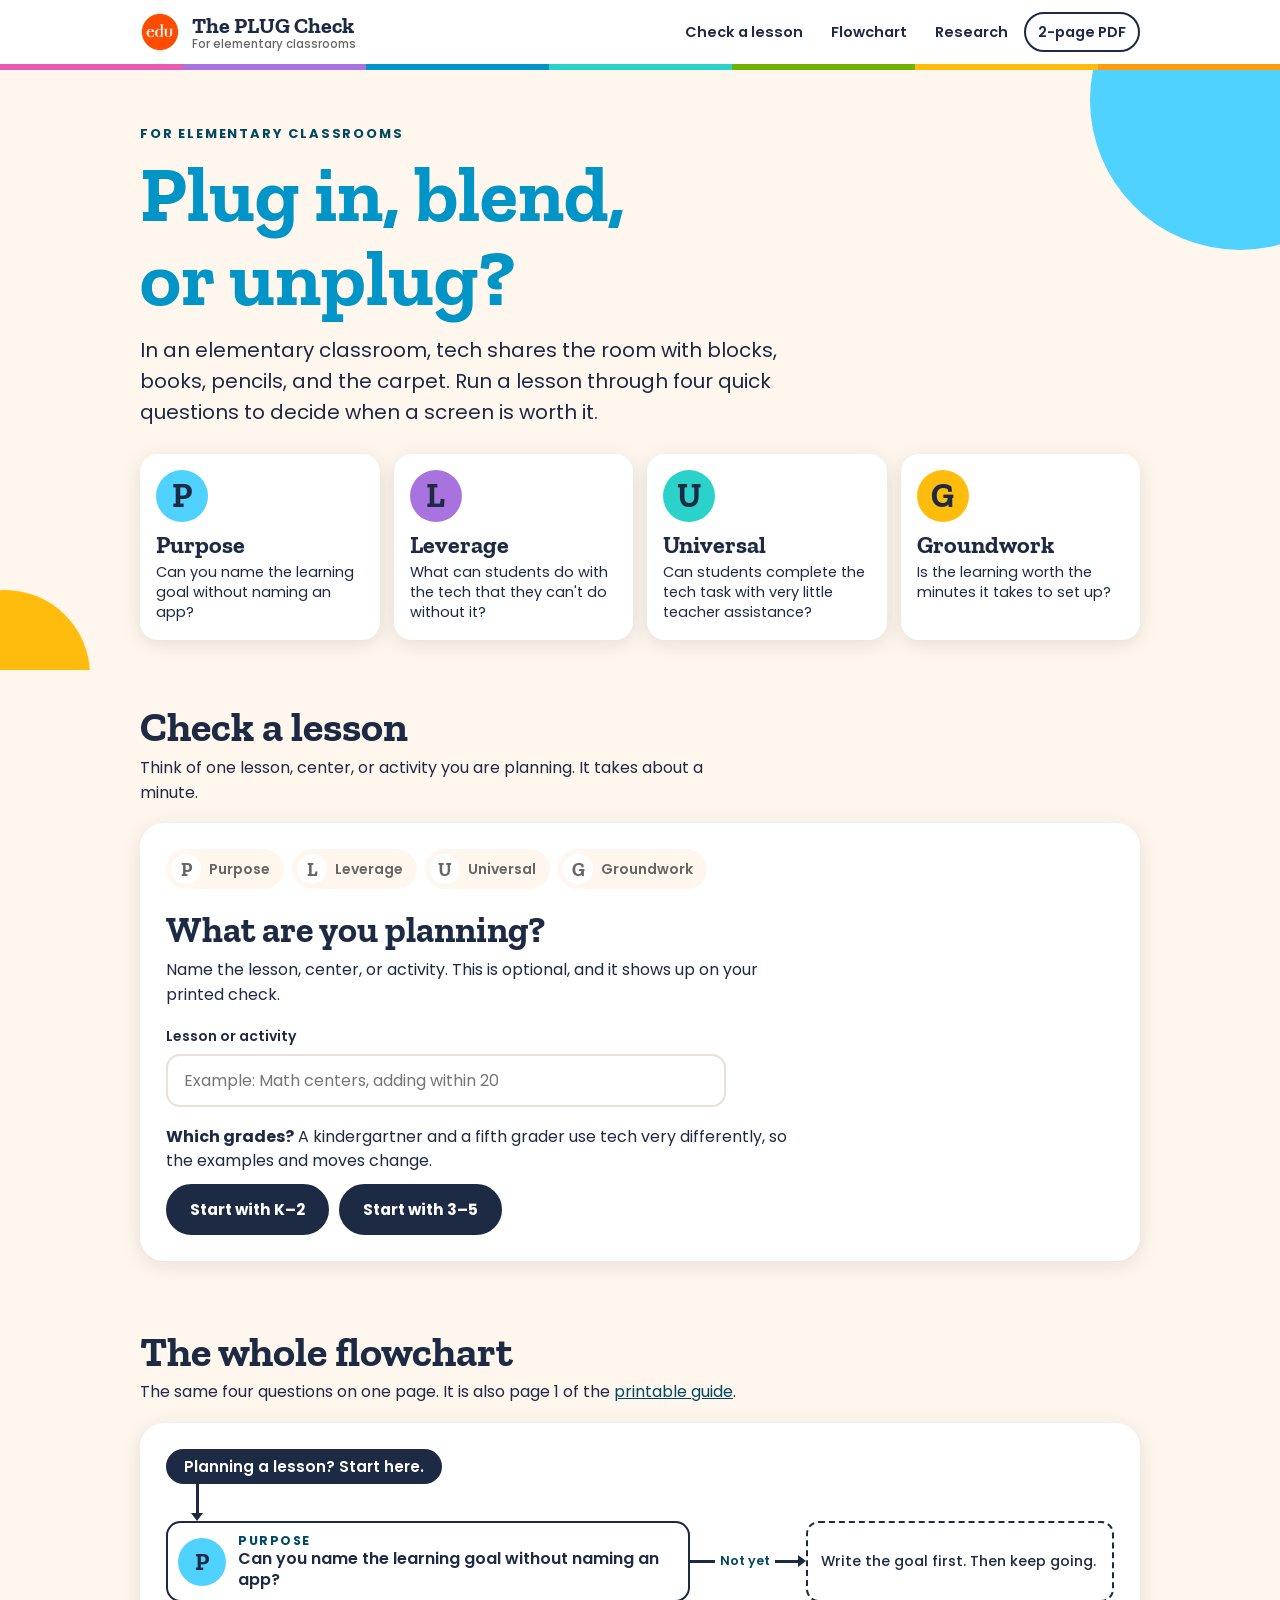
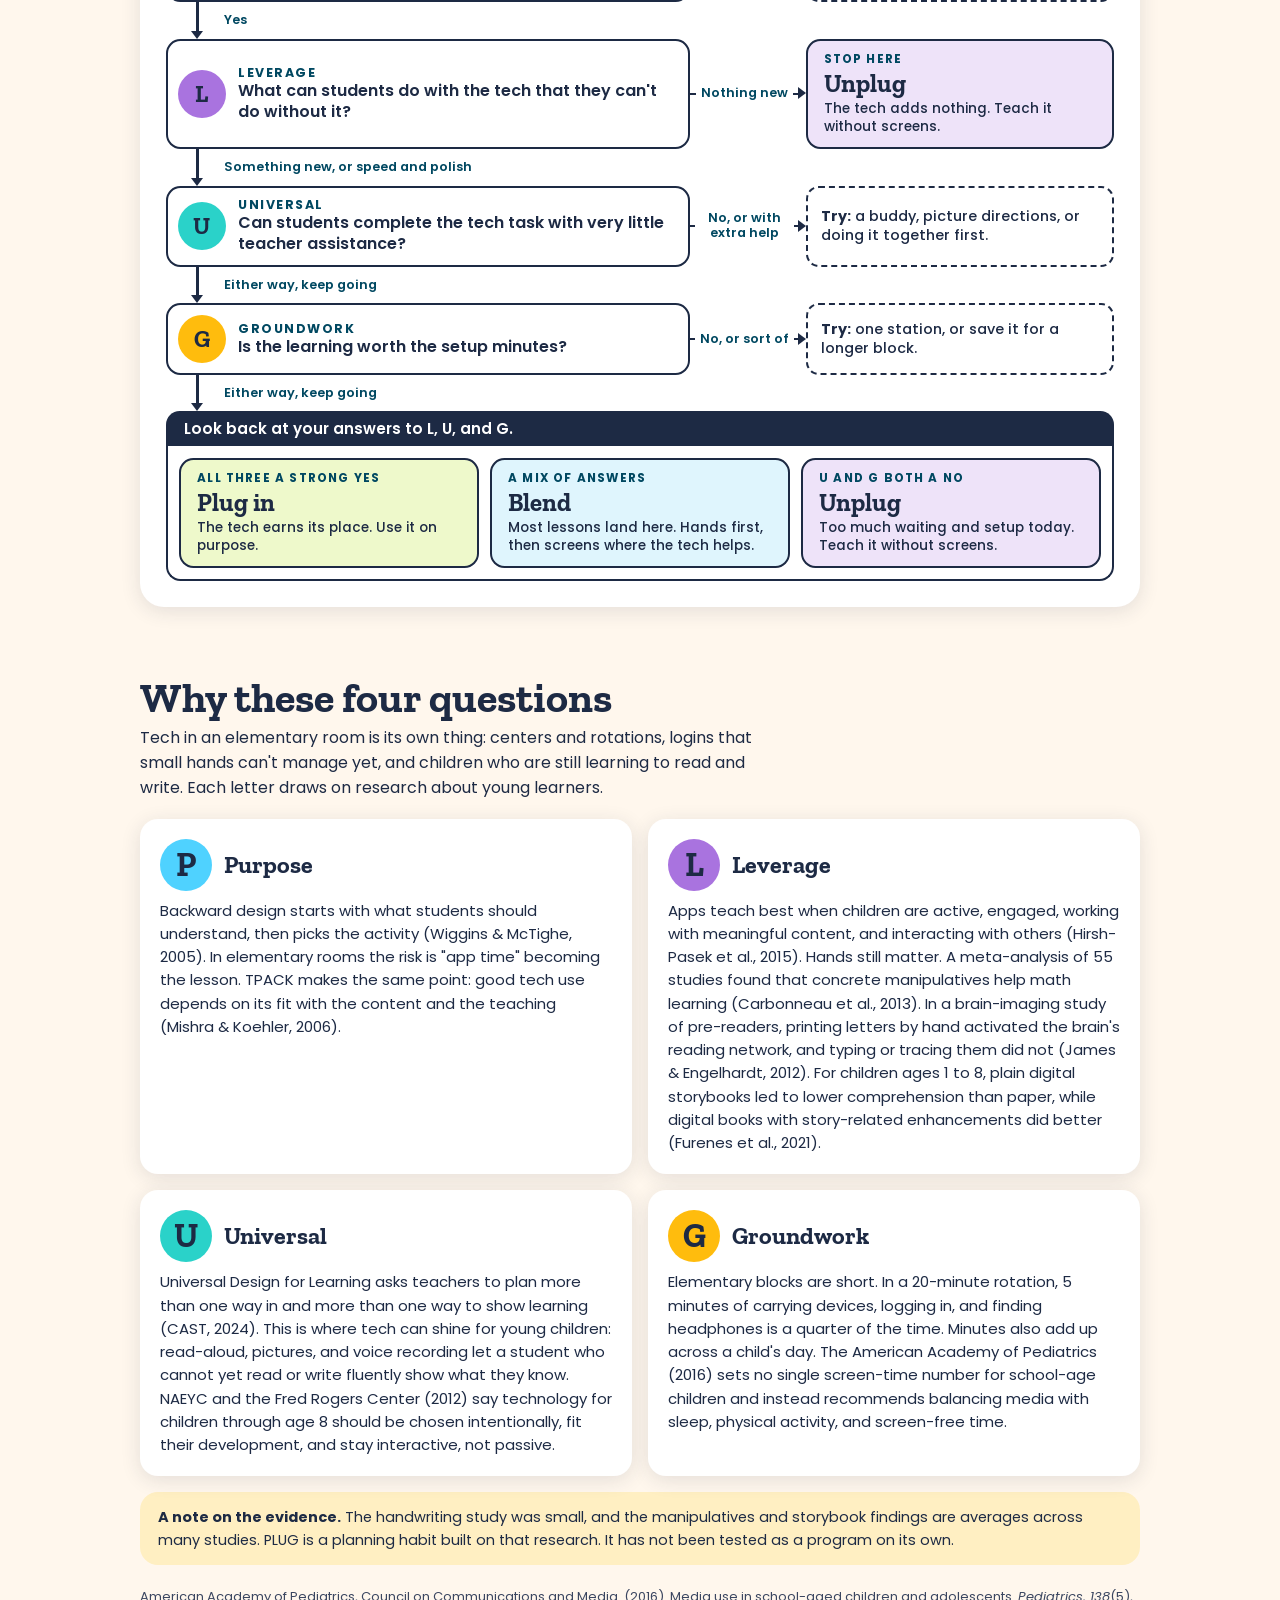
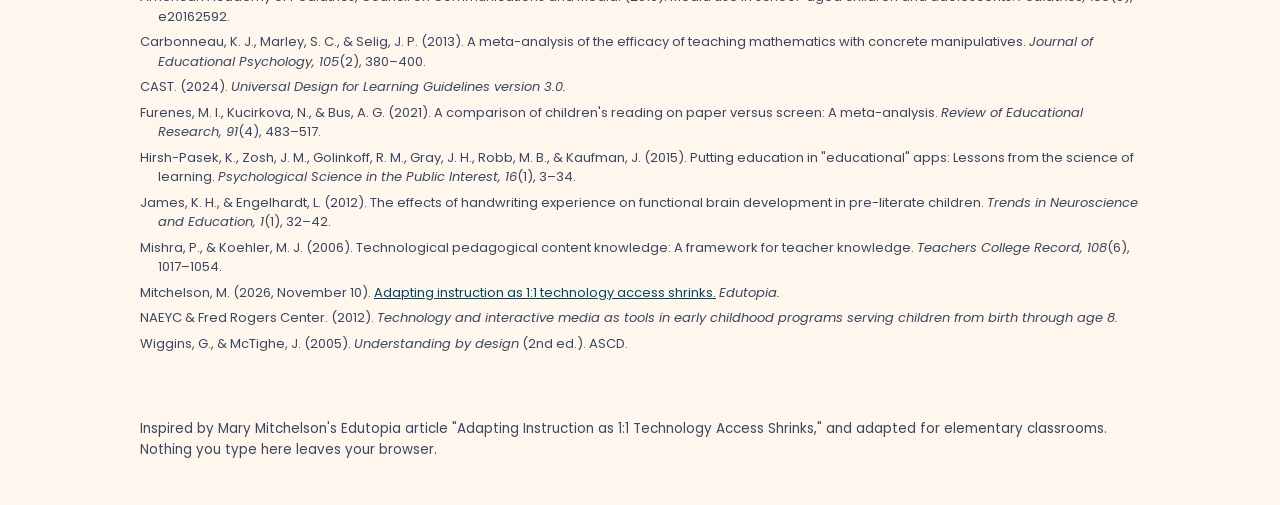
<file: index.html>
<!DOCTYPE html>
<html lang="en">
<head>
<meta charset="utf-8">
<meta name="viewport" content="width=device-width, initial-scale=1">
<title>The PLUG Check</title>
<meta name="description" content="Plug in, blend, or unplug? Four quick questions to help elementary teachers decide when classroom tech is worth it.">
<link rel="icon" type="image/png" href="edu_bug.png">
<link rel="preconnect" href="https://fonts.googleapis.com">
<link rel="preconnect" href="https://fonts.gstatic.com" crossorigin>
<link href="https://fonts.googleapis.com/css2?family=Poppins:wght@400;500;600;700;800&family=Zilla+Slab:wght@600;700&display=swap" rel="stylesheet">
<link rel="stylesheet" href="flow.css">
<style>
/* Edutopia design system, shared with Class Jobs Maker and Authentic or AI?
   Poppins stands in for Gotham, Zilla Slab for Museo Slab.
   Electric Orange is saved for the edu bug and one primary button per screen. */
:root{
  --edu-orange:#FF4C00; --edu-tangerine:#FF9B0D; --edu-sunshine:#FFBC0D;
  --edu-midnight:#1D2A44; --edu-space:#004861; --edu-pacific:#0094C7; --edu-tech:#4FD2FF;
  --edu-purple:#532681; --edu-light-purple:#A973DF; --edu-pink:#E75CAE;
  --edu-teal:#00AFAB; --edu-light-teal:#2AD2C9; --edu-green:#6FB300;
  --edu-light-grey:#666666; --edu-cream:#FFF7ED;
  --tint-blue:#DFF5FD; --tint-teal:#D9F5F3; --tint-purple:#EEE3F9; --tint-sun:#FFEFC2; --tint-green:#EEF9CB;
  --line:#E9E1D3;
  --font-ui:'Poppins',-apple-system,'Segoe UI',Helvetica,Arial,sans-serif;
  --font-slab:'Zilla Slab',Rockwell,Georgia,serif;
  --shadow-card:0 4px 20px rgba(29,42,68,.12);
  --radius:18px;
}
*{box-sizing:border-box}
html{scroll-behavior:smooth; scroll-padding-top:84px}
body{margin:0; font-family:var(--font-ui); background:var(--edu-cream); color:var(--edu-midnight); font-size:16px; line-height:1.55; -webkit-font-smoothing:antialiased}
button{font-family:inherit; cursor:pointer; color:inherit}
input{font-family:inherit; font-size:16px; color:var(--edu-midnight)}
a{color:var(--edu-space)}
:focus-visible{outline:3px solid var(--edu-pacific); outline-offset:2px}
[tabindex="-1"]:focus{outline:none}
h1,h2,h3{font-family:var(--font-slab); font-weight:700; line-height:1.08; margin:0; text-wrap:balance}
.wrap{max-width:1040px; margin:0 auto; padding:0 20px}

/* app bar */
.bar{position:sticky; top:0; z-index:10; background:#fff}
.bar-in{display:flex; align-items:center; gap:12px; height:64px}
.bug{width:40px; height:40px; flex:none}
.brand{font-family:var(--font-slab); font-weight:700; font-size:22px; line-height:1.1; margin-right:auto; text-decoration:none; color:var(--edu-midnight)}
.brand small{display:block; font-family:var(--font-ui); font-weight:500; font-size:11.5px; color:var(--edu-light-grey)}
.nav a{font-weight:600; font-size:14.5px; text-decoration:none; padding:8px 12px; border-radius:99px; color:var(--edu-midnight)}
.nav a:hover{background:var(--edu-cream)}
.nav a.pill{border:2px solid var(--edu-midnight)}
.ribbon{height:6px; background:linear-gradient(90deg,#E75CAE 0 14.3%,#A973DF 0 28.6%,#0094C7 0 42.9%,#2AD2C9 0 57.2%,#6FB300 0 71.5%,#FFBC0D 0 85.8%,#FF9B0D 0)}

/* hero */
.hero{position:relative; overflow:hidden; padding:54px 0 30px}
.hero::before,.hero::after{content:""; position:absolute; border-radius:50%; z-index:0}
.hero::before{width:300px; height:300px; right:-110px; top:-120px; background:var(--edu-tech)}
.hero::after{width:170px; height:170px; left:-80px; bottom:-90px; background:var(--edu-sunshine)}
.hero .wrap{position:relative; z-index:1}
.kicker{font-size:13px; font-weight:700; letter-spacing:.14em; text-transform:uppercase; color:var(--edu-space)}
.hero h1{font-size:clamp(42px,7vw,78px); color:var(--edu-pacific); margin:8px 0 14px; max-width:13ch}
.hero p.lead{font-size:clamp(17px,2vw,20px); max-width:56ch; margin:0 0 26px}
.letters{display:grid; grid-template-columns:repeat(4,1fr); gap:14px; list-style:none; padding:0; margin:0}
.letters li{background:#fff; border-radius:var(--radius); box-shadow:var(--shadow-card); padding:16px 16px 18px}
.badge{width:52px; height:52px; border-radius:50%; display:flex; align-items:center; justify-content:center; font-family:var(--font-slab); font-weight:700; font-size:34px; line-height:1; color:var(--edu-midnight); flex:none}
.b-p{background:var(--edu-tech)} .b-l{background:var(--edu-light-purple)} .b-u{background:var(--edu-light-teal)} .b-g{background:var(--edu-sunshine)}
.letters h3{font-size:24px; margin:10px 0 4px}
.letters p{margin:0; font-size:14.5px; line-height:1.4}

section{padding:34px 0}
.sec-head{margin-bottom:18px}
.sec-head h2{font-size:clamp(30px,4vw,42px)}
.sec-head p{margin:6px 0 0; max-width:62ch}

/* the checker */
.tool{background:#fff; border-radius:24px; box-shadow:var(--shadow-card); padding:26px}
.rail{display:flex; gap:8px; list-style:none; padding:0; margin:0 0 22px; flex-wrap:wrap}
.rail li{display:flex; align-items:center; gap:8px; padding:5px 14px 5px 5px; border-radius:99px; background:var(--edu-cream); font-weight:600; font-size:14px; color:var(--edu-light-grey)}
.rail li .badge{width:30px; height:30px; font-size:19px; background:#fff; color:var(--edu-light-grey)}
.rail li.done{color:var(--edu-midnight)}
.rail li.done .badge,.rail li.now .badge{color:var(--edu-midnight)}
.rail li.now{background:var(--edu-midnight); color:#fff}
.rail li[data-k=p].done .badge,.rail li[data-k=p].now .badge{background:var(--edu-tech)}
.rail li[data-k=l].done .badge,.rail li[data-k=l].now .badge{background:var(--edu-light-purple)}
.rail li[data-k=u].done .badge,.rail li[data-k=u].now .badge{background:var(--edu-light-teal)}
.rail li[data-k=g].done .badge,.rail li[data-k=g].now .badge{background:var(--edu-sunshine)}
.rail li span{white-space:nowrap}

.step-top{display:flex; align-items:center; gap:14px; margin-bottom:6px}
.step-top .word{font-size:13px; font-weight:700; letter-spacing:.14em; text-transform:uppercase; color:var(--edu-space)}
.step h3{font-size:clamp(26px,3.4vw,36px); margin:6px 0 8px}
.step .help{margin:0 0 18px; max-width:64ch}
.field{display:block; margin:0 0 18px}
.field span{display:block; font-weight:600; font-size:14px; margin-bottom:6px}
.field input{width:100%; max-width:560px; padding:12px 16px; border:2px solid var(--line); border-radius:14px; background:#fff}
.field input:focus{border-color:var(--edu-pacific); outline:none}
.choices{display:grid; gap:12px}
.choice{display:flex; gap:14px; align-items:flex-start; text-align:left; width:100%; background:#fff; border:2px solid var(--line); border-radius:16px; padding:14px 18px; transition:border-color .15s, transform .15s}
.choice:hover{border-color:var(--edu-midnight); transform:translateY(-1px)}
.choice b{display:block; font-size:17px}
.choice span{display:block; font-size:14.5px; line-height:1.4; color:#3b4660}
.dot{flex:none; width:22px; height:22px; border-radius:50%; border:2.5px solid var(--edu-midnight); margin-top:3px; background:#fff}
.dot.full{background:var(--edu-midnight)}
.dot.half{background:linear-gradient(90deg,var(--edu-midnight) 50%,#fff 50%)}
.row{display:flex; gap:10px; flex-wrap:wrap; align-items:center; margin-top:20px}
.btn{font-weight:700; font-size:15.5px; padding:12px 22px; border-radius:99px; border:2px solid var(--edu-midnight); background:#fff; text-decoration:none; color:var(--edu-midnight); display:inline-block}
.btn:hover{background:var(--edu-cream)}
.btn.primary{background:var(--edu-orange); border-color:var(--edu-orange); color:#fff}
.btn.primary:hover{background:#e64400}
.btn.dark{background:var(--edu-midnight); color:#fff}
.btn.link{border-color:transparent; padding-left:6px; padding-right:6px; text-decoration:underline; font-weight:600}
.nudge{background:var(--tint-sun); border-radius:16px; padding:16px 18px; margin-top:14px}
.nudge p{margin:0 0 12px}

/* result */
.verdict{border-radius:20px; padding:22px 24px; border:3px solid var(--edu-midnight)}
.verdict.plug{background:var(--tint-green)} .verdict.blend{background:var(--tint-blue)} .verdict.unplug{background:var(--tint-purple)}
.verdict .for{font-size:13px; font-weight:700; letter-spacing:.12em; text-transform:uppercase; color:var(--edu-space)}
.verdict h3{font-size:clamp(44px,8vw,72px); margin:2px 0 6px}
.verdict p{margin:0; font-size:18px; font-weight:500; max-width:54ch}
.cols{display:grid; grid-template-columns:1fr 1fr; gap:22px; margin-top:22px}
.cols h4{font-family:var(--font-slab); font-size:22px; margin:0 0 10px}
.path{list-style:none; padding:0; margin:0; display:grid; gap:10px}
.path li{display:flex; gap:12px; align-items:flex-start}
.path .badge{width:34px; height:34px; font-size:22px}
.path b{display:block; font-size:15px}
.path span{display:block; font-size:14px; line-height:1.4; color:#3b4660}
.tips{margin:0; padding-left:20px; display:grid; gap:9px}
.tips li{font-size:15px; line-height:1.45}

/* flowchart + research */
.flow-card{background:#fff; border-radius:24px; box-shadow:var(--shadow-card); padding:26px; font-size:clamp(11.5px,1.55vw,16px)}
.research{display:grid; grid-template-columns:1fr 1fr; gap:16px}
.research article{background:#fff; border-radius:var(--radius); box-shadow:var(--shadow-card); padding:20px}
.research .top{display:flex; align-items:center; gap:12px; margin-bottom:8px}
.research h3{font-size:24px}
.research p{margin:0; font-size:15px}
.refs{font-size:13px; line-height:1.5; color:#3b4660; margin-top:22px}
.refs p{margin:0 0 6px; padding-left:1.4em; text-indent:-1.4em}
.caution{background:var(--tint-sun); border-radius:var(--radius); padding:14px 18px; font-size:14.5px; margin-top:16px}
footer{padding:26px 0 44px; font-size:13.5px; color:#3b4660}

@media (max-width:760px){
  .letters{grid-template-columns:1fr 1fr}
  .cols,.research{grid-template-columns:1fr}
  .nav a:not(.pill){display:none}
  .tool,.flow-card{padding:18px}
  .brand small{display:none}
}
@media (prefers-reduced-motion:reduce){html{scroll-behavior:auto} .choice{transition:none}}

/* Printing from the app prints just the finished check */
@media print{
  body{background:#fff}
  .bar,.hero,#flow,#research,footer,.sec-head,.no-print,.rail{display:none !important}
  section{padding:0}
  .tool{box-shadow:none; padding:0}
  .verdict,.badge{-webkit-print-color-adjust:exact; print-color-adjust:exact}
  .print-only{display:block !important}
}
.print-only{display:none; font-size:12px; margin-top:24px; color:#3b4660}
</style>
</head>
<body>

<header class="bar">
  <div class="wrap bar-in">
    <img class="bug" src="edu_bug.png" alt="Edutopia">
    <a class="brand" href="#top">The PLUG Check<small>For elementary classrooms</small></a>
    <nav class="nav" aria-label="Sections">
      <a href="#check">Check a lesson</a>
      <a href="#flow">Flowchart</a>
      <a href="#research">Research</a>
      <a class="pill" href="PLUG-Check.pdf">2-page PDF</a>
    </nav>
  </div>
  <div class="ribbon"></div>
</header>

<main id="top">
<div class="hero">
  <div class="wrap">
    <div class="kicker">For elementary classrooms</div>
    <h1>Plug in, blend, or unplug?</h1>
    <p class="lead">In an elementary classroom, tech shares the room with blocks, books, pencils, and the carpet. Run a lesson through four quick questions to decide when a screen is worth it.</p>
    <ul class="letters">
      <li><div class="badge b-p">P</div><h3>Purpose</h3><p>Can you name the learning goal without naming an app?</p></li>
      <li><div class="badge b-l">L</div><h3>Leverage</h3><p>What can students do with the tech that they can't do without it?</p></li>
      <li><div class="badge b-u">U</div><h3>Universal</h3><p>Can students complete the tech task with very little teacher assistance?</p></li>
      <li><div class="badge b-g">G</div><h3>Groundwork</h3><p>Is the learning worth the minutes it takes to set up?</p></li>
    </ul>
  </div>
</div>

<section id="check">
  <div class="wrap">
    <div class="sec-head">
      <h2>Check a lesson</h2>
      <p>Think of one lesson, center, or activity you are planning. It takes about a minute.</p>
    </div>
    <div class="tool">
      <ol class="rail" id="rail" aria-label="Progress"></ol>
      <div id="stage" aria-live="polite"></div>
    </div>
  </div>
</section>

<section id="flow">
  <div class="wrap">
    <div class="sec-head">
      <h2>The whole flowchart</h2>
      <p>The same four questions on one page. It is also page 1 of the <a href="PLUG-Check.pdf">printable guide</a>.</p>
    </div>
    <div class="flow-card">
      <div class="flow responsive">
        <div class="f-start r1">Planning a lesson? Start here.</div>
        <div class="f-down r2"></div>
        <div class="f-q p r3"><b class="f-l">P</b><div><strong>Purpose</strong><span>Can you name the learning goal without naming an app?</span></div></div>
        <div class="f-side r3"><em>Not yet</em></div>
        <div class="f-note r3">Write the goal first. Then keep going.</div>
        <div class="f-down r4"><em>Yes</em></div>
        <div class="f-q l r5"><b class="f-l">L</b><div><strong>Leverage</strong><span>What can students do with the tech that they can't do without it?</span></div></div>
        <div class="f-side r5"><em>Nothing new</em></div>
        <div class="f-out unplug"><i>Stop here</i><b>Unplug</b><small>The tech adds nothing. Teach it without screens.</small></div>
        <div class="f-down r6"><em>Something new, or speed and polish</em></div>
        <div class="f-q u r7"><b class="f-l">U</b><div><strong>Universal</strong><span>Can students complete the tech task with very little teacher assistance?</span></div></div>
        <div class="f-side r7"><em>No, or with extra help</em></div>
        <div class="f-note r7"><span><b>Try:</b> a buddy, picture directions, or doing it together first.</span></div>
        <div class="f-down r8"><em>Either way, keep going</em></div>
        <div class="f-q g r9"><b class="f-l">G</b><div><strong>Groundwork</strong><span>Is the learning worth the setup minutes?</span></div></div>
        <div class="f-side r9"><em>No, or sort of</em></div>
        <div class="f-note r9"><span><b>Try:</b> one station, or save it for a longer block.</span></div>
        <div class="f-down r10"><em>Either way, keep going</em></div>
        <div class="f-tally r11">Look back at your answers to L, U, and G.</div>
        <div class="f-ends r12">
          <div class="f-out plug"><i>All three a strong yes</i><b>Plug in</b><small>The tech earns its place. Use it on purpose.</small></div>
          <div class="f-out blend"><i>A mix of answers</i><b>Blend</b><small>Most lessons land here. Hands first, then screens where the tech helps.</small></div>
          <div class="f-out unplug"><i>U and G both a no</i><b>Unplug</b><small>Too much waiting and setup today. Teach it without screens.</small></div>
        </div>
      </div>
    </div>
  </div>
</section>

<section id="research">
  <div class="wrap">
    <div class="sec-head">
      <h2>Why these four questions</h2>
      <p>Tech in an elementary room is its own thing: centers and rotations, logins that small hands can't manage yet, and children who are still learning to read and write. Each letter draws on research about young learners.</p>
    </div>
    <div class="research">
      <article>
        <div class="top"><div class="badge b-p">P</div><h3>Purpose</h3></div>
        <p>Backward design starts with what students should understand, then picks the activity (Wiggins &amp; McTighe, 2005). In elementary rooms the risk is "app time" becoming the lesson. TPACK makes the same point: good tech use depends on its fit with the content and the teaching (Mishra &amp; Koehler, 2006).</p>
      </article>
      <article>
        <div class="top"><div class="badge b-l">L</div><h3>Leverage</h3></div>
        <p>Apps teach best when children are active, engaged, working with meaningful content, and interacting with others (Hirsh-Pasek et al., 2015). Hands still matter. A meta-analysis of 55 studies found that concrete manipulatives help math learning (Carbonneau et al., 2013). In a brain-imaging study of pre-readers, printing letters by hand activated the brain's reading network, and typing or tracing them did not (James &amp; Engelhardt, 2012). For children ages 1 to 8, plain digital storybooks led to lower comprehension than paper, while digital books with story-related enhancements did better (Furenes et al., 2021).</p>
      </article>
      <article>
        <div class="top"><div class="badge b-u">U</div><h3>Universal</h3></div>
        <p>Universal Design for Learning asks teachers to plan more than one way in and more than one way to show learning (CAST, 2024). This is where tech can shine for young children: read-aloud, pictures, and voice recording let a student who cannot yet read or write fluently show what they know. NAEYC and the Fred Rogers Center (2012) say technology for children through age 8 should be chosen intentionally, fit their development, and stay interactive, not passive.</p>
      </article>
      <article>
        <div class="top"><div class="badge b-g">G</div><h3>Groundwork</h3></div>
        <p>Elementary blocks are short. In a 20-minute rotation, 5 minutes of carrying devices, logging in, and finding headphones is a quarter of the time. Minutes also add up across a child's day. The American Academy of Pediatrics (2016) sets no single screen-time number for school-age children and instead recommends balancing media with sleep, physical activity, and screen-free time.</p>
      </article>
    </div>
    <div class="caution"><strong>A note on the evidence.</strong> The handwriting study was small, and the manipulatives and storybook findings are averages across many studies. PLUG is a planning habit built on that research. It has not been tested as a program on its own.</div>
    <div class="refs">
      <p>American Academy of Pediatrics, Council on Communications and Media. (2016). Media use in school-aged children and adolescents. <em>Pediatrics, 138</em>(5), e20162592.</p>
      <p>Carbonneau, K. J., Marley, S. C., &amp; Selig, J. P. (2013). A meta-analysis of the efficacy of teaching mathematics with concrete manipulatives. <em>Journal of Educational Psychology, 105</em>(2), 380–400.</p>
      <p>CAST. (2024). <em>Universal Design for Learning Guidelines version 3.0.</em></p>
      <p>Furenes, M. I., Kucirkova, N., &amp; Bus, A. G. (2021). A comparison of children's reading on paper versus screen: A meta-analysis. <em>Review of Educational Research, 91</em>(4), 483–517.</p>
      <p>Hirsh-Pasek, K., Zosh, J. M., Golinkoff, R. M., Gray, J. H., Robb, M. B., &amp; Kaufman, J. (2015). Putting education in "educational" apps: Lessons from the science of learning. <em>Psychological Science in the Public Interest, 16</em>(1), 3–34.</p>
      <p>James, K. H., &amp; Engelhardt, L. (2012). The effects of handwriting experience on functional brain development in pre-literate children. <em>Trends in Neuroscience and Education, 1</em>(1), 32–42.</p>
      <p>Mishra, P., &amp; Koehler, M. J. (2006). Technological pedagogical content knowledge: A framework for teacher knowledge. <em>Teachers College Record, 108</em>(6), 1017–1054.</p>
      <p>Mitchelson, M. (2026, November 10). <a href="https://www.edutopia.org/article/adapting-less-tech-access-schools">Adapting instruction as 1:1 technology access shrinks.</a> <em>Edutopia.</em></p>
      <p>NAEYC &amp; Fred Rogers Center. (2012). <em>Technology and interactive media as tools in early childhood programs serving children from birth through age 8.</em></p>
      <p>Wiggins, G., &amp; McTighe, J. (2005). <em>Understanding by design</em> (2nd ed.). ASCD.</p>
    </div>
  </div>
</section>
</main>

<footer>
  <div class="wrap">Inspired by Mary Mitchelson's Edutopia article "Adapting Instruction as 1:1 Technology Access Shrinks," and adapted for elementary classrooms. Nothing you type here leaves your browser.</div>
</footer>

<script>
// Every piece of wording that differs by grade band is written as {k2:'...', g35:'...'}.
const STEPS = [
  { k:'p', word:'Purpose',
    q:'Can you name the learning goal without naming an app?',
    help:{k2:'"Students will count on from any number" is a goal. "Students will do 15 minutes on the math app" is a tool.',
          g35:'"Students will successfully add fractions with different denominators" is a goal. "Students will make a slideshow" is a tool.'},
    options:[
      {v:2, t:'Yes, the goal is clear', d:'I can say what students will know or be able to do.'},
      {v:0, t:'Not yet', d:'Right now the plan starts with the app or the device.'}
    ]},
  { k:'l', word:'Leverage',
    q:'What can students do with the tech that they can\'t do without it?',
    help:{k2:'Young children learn by touching, moving, drawing, and talking. Compare the screen with the best hands-on version of this lesson.',
          g35:'Compare the screen with the best paper, hands-on, or discussion version of this lesson.'},
    options:[
      {v:2, t:'Something new',
       d:{k2:'Students record their voice to explain their thinking, photograph their work, hear a book read aloud, or get practice that gets easier or harder to fit them.',
          g35:'Students create, record, research, work together, or get instant feedback in a way they could not on paper.'}},
      {v:1, t:'Speed or polish',
       d:{k2:'Same task on a screen: a practice game in place of a card game, a digital sort in place of a paper one.',
          g35:'Same task, just faster or neater: typing a final copy, a quiz game for review, looking something up.'}},
      {v:0, t:'Nothing new',
       d:{k2:'Hands would teach it better: counting real objects, forming letters, building, a read-aloud on the carpet.',
          g35:'It is a worksheet on a screen. Paper, manipulatives, or talk would do the job as well or better.'}}
    ]},
  { k:'u', word:'Universal',
    q:'Can students complete the tech task with very little teacher assistance?',
    help:{k2:'Think about logging in, following directions they cannot read yet, and finding the right place. If you are at the small-group table, can they manage without you?',
          g35:'Think about logging in, typing, reading the directions, and students who need supports. Can they manage while you teach a small group?'},
    options:[
      {v:2, t:'Yes, with minimal help',
       d:{k2:'Logins are saved or use a badge, directions are spoken or pictured, and supports are ready.',
          g35:'They know the login and the tool, can read the directions, and supports are ready.'}},
      {v:1, t:'Yes, with extra help',
       d:{k2:'With a buddy, picture directions, an adult helper, or all together on the big screen.',
          g35:'With a partner, a checklist, or a quick model first.'}},
      {v:0, t:'Not as planned', d:'Too many students would be stuck waiting for me.'}
    ]},
  { k:'g', word:'Groundwork',
    q:'Is the learning worth the minutes it takes to set up?',
    help:{k2:'Count carrying devices, logging in, headphones, and putting everything back. In a 15-minute center, 5 minutes of setup is a third of the time.',
          g35:'Count passing out, logging in, headphones, the dead battery, and plugging everything back in. In a 20-minute rotation, 5 minutes is a quarter of the time.'},
    options:[
      {v:2, t:'Yes', d:'Our routine is fast, or students will use the devices for most of the block.'},
      {v:1, t:'Yes, if I batch it', d:'Worth it as one station in a rotation, or as one longer block in place of several short ones.'},
      {v:0, t:'Not as planned', d:'A few minutes of use is not worth the setup.'}
    ]}
];
const VERDICTS = {
  plug:  {name:'Plug in', line:'The tech earns its place in this lesson. Use it on purpose.'},
  blend: {name:'Blend',   line:'Hands first, then screens for the part where the tech helps. Most lessons land here.'},
  unplug:{name:'Unplug',  line:'This lesson will work better without screens today.'}
};
const TIPS = {
  plug:{k2:[
      'Tell students what the tablets are for today in one sentence.',
      'Model it on the big screen first, then let students try.',
      'Have students make something: a photo, a drawing, a voice recording that explains their thinking.',
      'Set a timer. Short and purposeful beats long.'],
    g35:[
      'Tell students why the devices are out today and what they are for.',
      'Teach the skill, not just the app: typing, saving and finding a file, checking a source.',
      'Have students create something that shows what they know.',
      'Remember that tech is more than laptops: robots, microscopes, cameras.']},
  l1:{k2:'Hands first, then screen. Build it with blocks or counters, then snap a photo and record an explanation.',
      g35:'Plan on paper, publish on screen. Students brainstorm and draft by hand, then type the final copy.'},
  u1:{k2:'Make it a buddy job, or do it together on the big screen before anyone tries alone.',
      g35:'Pair students up and post a short checklist so they do not need you while you teach a small group.'},
  u1b:{k2:'Use picture directions and saved or badge logins so students can get in without reading.',
       g35:'Offer more than one way to show learning: a poster, a model, a recording, a presentation.'},
  u0c:{k2:'Run it whole-group on the big screen, or with one device at your small-group table.',
       g35:'Teach the tool whole-group first, or use it at your small-group table until students can run it alone.'},
  u0:'Practice the routine on its own before it carries a lesson: logging in, headphones, where to tap, how to ask for help.',
  g1:{k2:'Make tech one center in the rotation so only a few students set up at a time.',
      g35:'Make tech one station in the rotation, or save it for one longer block.'},
  g0c:'Do today\'s part by hand. Save the device part for a day with a longer block.',
  l0:{k2:'Use the real thing: counters, letter tiles, playdough, picture books, a turn-and-talk on the carpet.',
      g35:'Try manipulatives, a gallery walk, or a discussion. Students get up, move, and talk.'},
  l0b:{k2:'Write and draw by hand. Forming letters helps young children learn to read them.',
       g35:'Have students do the thinking on paper. You will see more of their reasoning on the page.'},
  g0:'Save the devices for a day when students will use them for most of the block.',
  off:'Go offline on purpose: the school garden, a visiting expert, reading to a buddy class.'
};
const BANDS = {k2:'Grades K–2', g35:'Grades 3–5'};

const state = {i:-1, lesson:'', band:'', goal:'', a:{}, nudge:false};
const $ = s => document.querySelector(s);
const esc = s => String(s).replace(/[&<>"]/g, c => ({'&':'&amp;','<':'&lt;','>':'&gt;','"':'&quot;'}[c]));
const dot = v => `<i class="dot ${v===2?'full':v===1?'half':''}" aria-hidden="true"></i>`;
const pick = x => (x && typeof x === 'object' && !Array.isArray(x) && state.band in x) ? x[state.band] : x;

function verdict(){
  const {l,u,g} = state.a;
  // Blend is the default. Unplug only when the tech adds nothing,
  // or when independence and setup time are both a flat no.
  if(l===0 || (u===0 && g===0)) return 'unplug';
  if(l===2 && u===2 && g===2) return 'plug';
  return 'blend';
}
function tips(v){
  const {l,u,g} = state.a, out = [];
  if(v==='plug') return pick(TIPS.plug);
  if(v==='blend'){
    if(l===1) out.push(TIPS.l1);
    if(u===1) out.push(TIPS.u1, TIPS.u1b);
    if(u===0) out.push(TIPS.u0c, TIPS.u0);
    if(g===1) out.push(TIPS.g1);
    if(g===0) out.push(TIPS.g0c);
    if(out.length < 3) out.push(pick(TIPS.plug)[0]);
    return out.map(pick);
  }
  if(l===0) out.push(TIPS.l0, TIPS.l0b);
  if(u===0 && g===0) out.push(TIPS.u0, TIPS.g0);
  out.push(TIPS.off);
  return out.map(pick);
}
function rail(){
  $('#rail').innerHTML = STEPS.map((s,n) => {
    const cls = n===state.i ? 'now' : (s.k in state.a && n<state.i || state.i>=STEPS.length) ? 'done' : '';
    return `<li class="${cls}" data-k="${s.k}"><div class="badge">${s.k.toUpperCase()}</div><span>${s.word}</span></li>`;
  }).join('');
}
function render(focus){
  rail();
  const stage = $('#stage');
  if(state.i < 0){
    stage.innerHTML = `<div class="step">
      <h3>What are you planning?</h3>
      <p class="help">Name the lesson, center, or activity. This is optional, and it shows up on your printed check.</p>
      <label class="field"><span>Lesson or activity</span><input id="lesson" maxlength="90" placeholder="Example: Math centers, adding within 20" value="${esc(state.lesson)}"></label>
      <p class="help" style="margin-bottom:10px"><strong>Which grades?</strong> A kindergartner and a fifth grader use tech very differently, so the examples and moves change.</p>
      <div class="row" style="margin-top:0">
        <button class="btn dark" data-band="k2">Start with K–2</button>
        <button class="btn dark" data-band="g35">Start with 3–5</button>
      </div>
    </div>`;
    stage.querySelectorAll('[data-band]').forEach(b => b.onclick = () => {
      state.lesson = $('#lesson').value.trim(); state.band = b.dataset.band; state.i = 0; render(true);
    });
    return;
  }
  if(state.i >= STEPS.length){ return result(focus); }
  const s = STEPS[state.i];
  stage.innerHTML = `<div class="step">
    <div class="step-top"><div class="badge b-${s.k}">${s.k.toUpperCase()}</div><div class="word">${s.word} · Question ${state.i+1} of 4 · ${BANDS[state.band]}</div></div>
    <h3 tabindex="-1" id="q">${s.q}</h3>
    <p class="help">${pick(s.help)}</p>
    ${s.k==='p' && state.nudge ? `<div class="nudge">
        <p><strong>Write the goal first.</strong> Finish the sentence, then keep going. If the tech still fits, the next three questions will show it.</p>
        <label class="field"><span>Students will be able to...</span><input id="goal" maxlength="140" value="${esc(state.goal)}"></label>
        <button class="btn dark" id="goal-ok">I have my goal. Keep going</button>
      </div>` :
      `<div class="choices">${s.options.map((o,n) => `<button class="choice" data-n="${n}">${s.k==='p'?'':dot(o.v)}<div><b>${o.t}</b><span>${pick(o.d)}</span></div></button>`).join('')}</div>`}
    <div class="row"><button class="btn link" id="back">Back</button></div>
  </div>`;
  stage.querySelectorAll('.choice').forEach(b => b.onclick = () => {
    const o = s.options[+b.dataset.n];
    if(s.k==='p' && o.v===0){ state.nudge = true; render(true); return; }
    state.a[s.k] = o.v; state.i++; render(true);
  });
  if($('#goal-ok')){
    $('#goal-ok').onclick = () => { state.goal = $('#goal').value.trim(); state.a.p = 2; state.nudge = false; state.i++; render(true); };
    $('#goal').onkeydown = e => { if(e.key==='Enter') $('#goal-ok').click(); };
  }
  $('#back').onclick = () => {
    if(state.nudge){ state.nudge = false; } else { state.i--; }
    render(true);
  };
  if(focus) $('#q').focus({preventScroll:true});
}
function summaryText(v){
  const lines = ['PLUG Check' + (state.lesson ? ': ' + state.lesson : '') + ' (' + BANDS[state.band] + ')'];
  if(state.goal) lines.push('Goal: Students will be able to ' + state.goal);
  STEPS.forEach(s => { const o = s.options.find(o => o.v===state.a[s.k]); lines.push(s.word + ': ' + o.t); });
  lines.push('Call: ' + VERDICTS[v].name.toUpperCase() + '. ' + VERDICTS[v].line);
  tips(v).forEach(t => lines.push('- ' + t));
  return lines.join('\n');
}
function result(focus){
  const v = verdict(), V = VERDICTS[v];
  $('#stage').innerHTML = `<div class="result">
    <div class="verdict ${v}">
      <div class="for">${state.lesson ? esc(state.lesson) + ' · ' : ''}${BANDS[state.band]}</div>
      <h3 tabindex="-1" id="q">${V.name}</h3>
      <p>${V.line}</p>
    </div>
    <div class="cols">
      <div>
        <h4>Your answers</h4>
        <ul class="path">${STEPS.map(s => { const o = s.options.find(o => o.v===state.a[s.k]);
          const d = s.k==='p' && state.goal ? 'Students will be able to ' + esc(state.goal) : pick(o.d);
          return `<li><div class="badge b-${s.k}">${s.k.toUpperCase()}</div><div><b>${s.word}: ${o.t}</b><span>${d}</span></div></li>`; }).join('')}</ul>
      </div>
      <div>
        <h4>Moves to try</h4>
        <ul class="tips">${tips(v).map(t => `<li>${t}</li>`).join('')}</ul>
      </div>
    </div>
    <div class="row no-print">
      <button class="btn primary" id="again">Check another lesson</button>
      <button class="btn" id="print">Print this check</button>
      <button class="btn" id="copy">Copy summary</button>
      <button class="btn link" id="back">Change an answer</button>
    </div>
    <p class="print-only">The PLUG Check for elementary classrooms: Purpose, Leverage, Universal, Groundwork. Inspired by Mary Mitchelson, "Adapting Instruction as 1:1 Technology Access Shrinks," Edutopia, 2026.</p>
  </div>`;
  $('#again').onclick = () => { Object.assign(state, {i:-1, lesson:'', band:'', goal:'', a:{}, nudge:false}); render(); $('#lesson').focus(); };
  $('#print').onclick = () => window.print();
  $('#back').onclick = () => { state.i = 1; render(true); };
  $('#copy').onclick = async () => {
    const b = $('#copy');
    try{ await navigator.clipboard.writeText(summaryText(v)); b.textContent = 'Copied'; }
    catch(e){ b.textContent = 'Copy not available'; }
    setTimeout(() => b.textContent = 'Copy summary', 1600);
  };
  if(focus) $('#q').focus({preventScroll:true});
}
render();
</script>
</body>
</html>
</file>
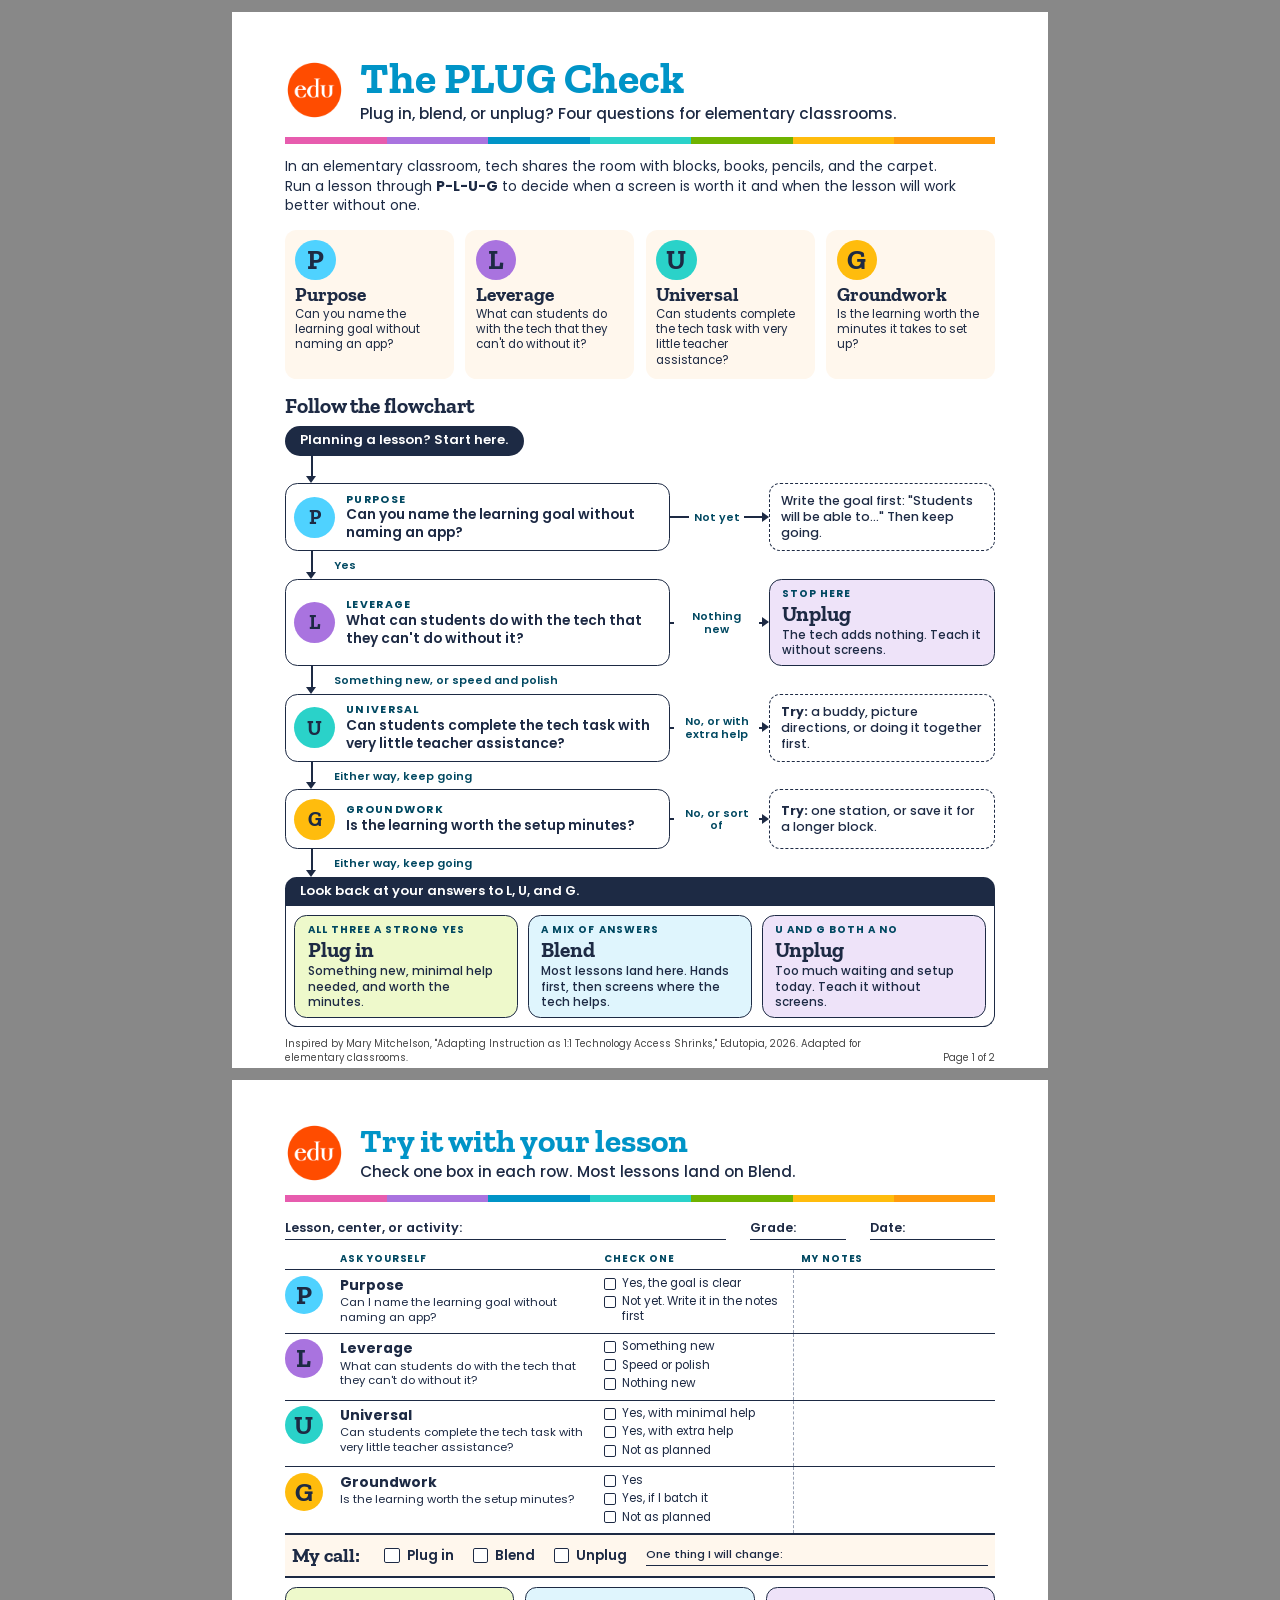
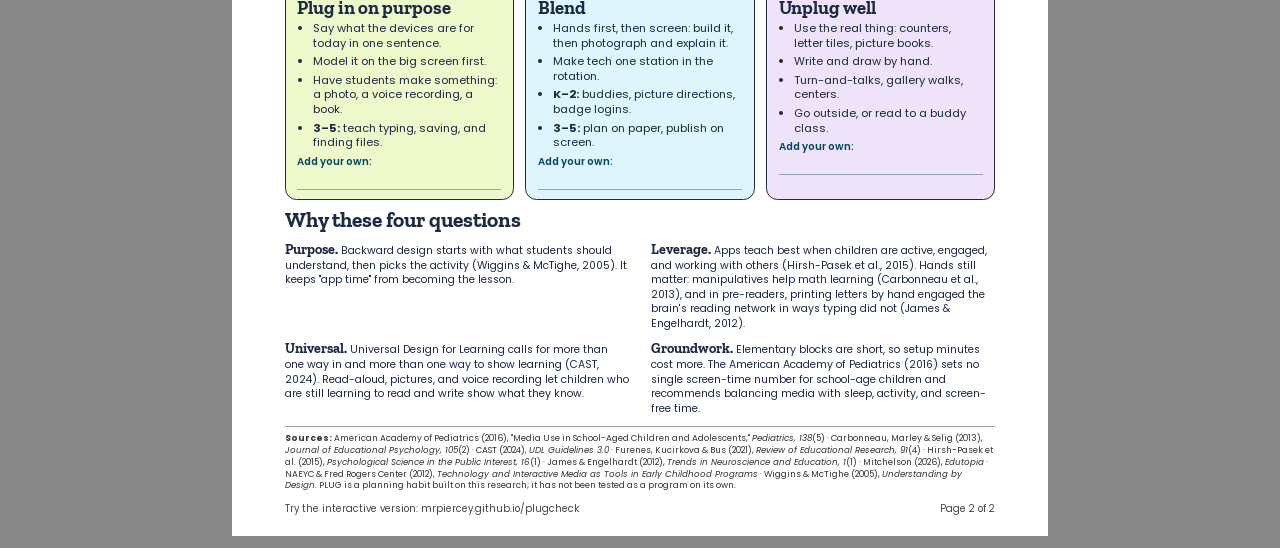
<file: printable.html>
<!DOCTYPE html>
<html lang="en">
<head>
<meta charset="utf-8">
<title>The PLUG Check: 2-page guide</title>
<link rel="icon" type="image/png" href="edu_bug.png">
<link href="https://fonts.googleapis.com/css2?family=Poppins:wght@400;500;600;700&family=Zilla+Slab:wght@600;700&display=swap" rel="stylesheet">
<link rel="stylesheet" href="flow.css">
<style>
/* Source for PLUG-Check.pdf. US Letter, 2 pages. See README for how to rebuild the PDF. */
@page{size:8.5in 11in; margin:0}
*{box-sizing:border-box; -webkit-print-color-adjust:exact; print-color-adjust:exact}
html,body{margin:0; padding:0}
body{font-family:'Poppins',Helvetica,Arial,sans-serif; color:#1D2A44; font-size:9.6pt; line-height:1.4; background:#888}
.page{width:8.5in; height:11in; padding:.45in .55in .4in; background:#fff; position:relative; overflow:hidden; page-break-after:always; display:flex; flex-direction:column; margin:0 auto}
@media screen{.page{margin:12px auto}}
h1,h2,h3{font-family:'Zilla Slab',Rockwell,Georgia,serif; font-weight:700; margin:0; line-height:1.05}
p{margin:0}

.head{display:flex; align-items:center; gap:.16in}
.head img{width:.62in; height:.62in; flex:none}
.head h1{font-size:33pt; color:#0094C7}
.head .sub{font-size:11.5pt; font-weight:500; margin-top:.02in}
.head.small h1{font-size:25pt}
.ribbon{height:.07in; margin:.13in 0 .14in; background:linear-gradient(90deg,#E75CAE 0 14.3%,#A973DF 0 28.6%,#0094C7 0 42.9%,#2AD2C9 0 57.2%,#6FB300 0 71.5%,#FFBC0D 0 85.8%,#FF9B0D 0)}
.intro{font-size:10.4pt; max-width:7.1in}

.letters{display:grid; grid-template-columns:repeat(4,1fr); gap:.12in; margin:.15in 0 .17in}
.letters div{border-radius:.12in; padding:.1in .11in .11in; background:#FFF7ED}
.letters b{display:flex; align-items:center; justify-content:center; width:.42in; height:.42in; border-radius:50%; font-family:'Zilla Slab',serif; font-size:21pt; line-height:1}
.letters h3{font-size:14.5pt; margin:.05in 0 .02in}
.letters p{font-size:8.7pt; line-height:1.32}
.bp{background:#4FD2FF}.bl{background:#A973DF}.bu{background:#2AD2C9}.bg{background:#FFBC0D}

h2{font-size:16pt; margin-bottom:.09in}
.flow{font-size:10.3pt}
.page > *{flex-shrink:0}
.flow .f-down{height:2em}
.flow .f-ends{gap:.1in; padding:.09in}
.flow .f-out{padding:.5em .9em}

.foot{margin-top:auto; padding-top:.1in; font-size:7.3pt; color:#444; display:flex; justify-content:space-between; gap:.3in; align-items:flex-end}

/* page 2 */
.fill{display:flex; gap:.25in; font-weight:600; font-size:9.6pt; margin-bottom:.12in}
.fill span{flex:1; border-bottom:1pt solid #1D2A44; padding-bottom:.02in; height:.26in; display:flex; align-items:flex-end}
.fill span.short{flex:0 0 1.7in}
table{width:100%; border-collapse:collapse}
th{font-size:7.4pt; letter-spacing:.09em; text-transform:uppercase; text-align:left; padding:0 .08in .04in; color:#004861}
td{border-top:1pt solid #1D2A44; padding:.055in .08in; vertical-align:top}
td.k{width:.5in; padding-left:0}
td.k b{display:flex; align-items:center; justify-content:center; width:.4in; height:.4in; border-radius:50%; font-family:'Zilla Slab',serif; font-size:20pt; line-height:1}
td.q{width:2.75in}
td.q strong{display:block; font-size:10.4pt}
td.q span{font-size:8.5pt; line-height:1.3; display:block}
td.c{width:2.05in; font-size:8.7pt; line-height:1.3}
td.c label{display:flex; gap:.06in; align-items:flex-start; margin-bottom:.035in}
.box{flex:none; width:.125in; height:.125in; border:1pt solid #1D2A44; border-radius:.02in; margin-top:.02in; background:#fff}
td.n{border-left:1pt dashed #9aa3b5}
tr.call td{border-top:2pt solid #1D2A44; border-bottom:2pt solid #1D2A44; background:#FFF7ED; padding-top:.1in; padding-bottom:.1in}
.call-row{display:flex; align-items:center; gap:.2in; font-weight:600; font-size:10.2pt}
.call-row h3{font-size:15pt; margin-right:.05in}
.call-row label{display:flex; align-items:center; gap:.07in}
.call-row .box{width:.16in; height:.16in; margin:0}
.call-row .line{flex:1; border-bottom:1pt solid #1D2A44; height:.22in; font-weight:500; font-size:8.5pt; display:flex; align-items:flex-end; padding-bottom:.02in}

.moves{display:grid; grid-template-columns:repeat(3,1fr); gap:.12in; margin:.1in 0 .09in}
.moves > div{border:1.4pt solid #1D2A44; border-radius:.12in; padding:.1in .12in .1in}
.moves h3{font-size:14pt; margin-bottom:.04in}
.moves ul{margin:0; padding-left:.16in; font-size:8.4pt; line-height:1.33}
.moves li{margin-bottom:.035in}
.moves .add{font-size:7.6pt; font-weight:600; color:#004861; margin-top:.05in; border-bottom:1pt solid #9aa3b5; padding-bottom:.2in}
.m-plug{background:#EEF9CB}.m-blend{background:#DFF5FD}.m-unplug{background:#EEE3F9}

.why{display:grid; grid-template-columns:1fr 1fr; gap:.08in .22in; font-size:8pt; line-height:1.36}
.why p b{font-family:'Zilla Slab',serif; font-size:10.5pt}
.refs{font-size:6.5pt; line-height:1.36; color:#333; margin-top:.1in; padding-top:.07in; border-top:1pt solid #9aa3b5}
</style>
</head>
<body>

<!-- PAGE 1 -->
<div class="page">
  <div class="head">
    <img src="edu_bug.png" alt="Edutopia">
    <div>
      <h1>The PLUG Check</h1>
      <div class="sub">Plug in, blend, or unplug? Four questions for elementary classrooms.</div>
    </div>
  </div>
  <div class="ribbon"></div>
  <p class="intro">In an elementary classroom, tech shares the room with blocks, books, pencils, and the carpet. Run a lesson through <strong style="white-space:nowrap">P-L-U-G</strong> to decide when a screen is worth it and when the lesson will work better without one.</p>

  <div class="letters">
    <div><b class="bp">P</b><h3>Purpose</h3><p>Can you name the learning goal without naming an app?</p></div>
    <div><b class="bl">L</b><h3>Leverage</h3><p>What can students do with the tech that they can't do without it?</p></div>
    <div><b class="bu">U</b><h3>Universal</h3><p>Can students complete the tech task with very little teacher assistance?</p></div>
    <div><b class="bg">G</b><h3>Groundwork</h3><p>Is the learning worth the minutes it takes to set up?</p></div>
  </div>

  <h2>Follow the flowchart</h2>
  <div class="flow">
    <div class="f-start r1">Planning a lesson? Start here.</div>
    <div class="f-down r2"></div>
    <div class="f-q p r3"><b class="f-l">P</b><div><strong>Purpose</strong><span>Can you name the learning goal without naming an app?</span></div></div>
    <div class="f-side r3"><em>Not yet</em></div>
    <div class="f-note r3">Write the goal first: "Students will be able to..." Then keep going.</div>
    <div class="f-down r4"><em>Yes</em></div>
    <div class="f-q l r5"><b class="f-l">L</b><div><strong>Leverage</strong><span>What can students do with the tech that they can't do without it?</span></div></div>
    <div class="f-side r5"><em>Nothing new</em></div>
    <div class="f-out unplug"><i>Stop here</i><b>Unplug</b><small>The tech adds nothing. Teach it without screens.</small></div>
    <div class="f-down r6"><em>Something new, or speed and polish</em></div>
    <div class="f-q u r7"><b class="f-l">U</b><div><strong>Universal</strong><span>Can students complete the tech task with very little teacher assistance?</span></div></div>
    <div class="f-side r7"><em>No, or with extra help</em></div>
    <div class="f-note r7"><span><b>Try:</b> a buddy, picture directions, or doing it together first.</span></div>
    <div class="f-down r8"><em>Either way, keep going</em></div>
    <div class="f-q g r9"><b class="f-l">G</b><div><strong>Groundwork</strong><span>Is the learning worth the setup minutes?</span></div></div>
    <div class="f-side r9"><em>No, or sort of</em></div>
    <div class="f-note r9"><span><b>Try:</b> one station, or save it for a longer block.</span></div>
    <div class="f-down r10"><em>Either way, keep going</em></div>
    <div class="f-tally r11">Look back at your answers to L, U, and G.</div>
        <div class="f-ends r12">
          <div class="f-out plug"><i>All three a strong yes</i><b>Plug in</b><small>Something new, minimal help needed, and worth the minutes.</small></div>
          <div class="f-out blend"><i>A mix of answers</i><b>Blend</b><small>Most lessons land here. Hands first, then screens where the tech helps.</small></div>
          <div class="f-out unplug"><i>U and G both a no</i><b>Unplug</b><small>Too much waiting and setup today. Teach it without screens.</small></div>
        </div>
  </div>

  <div class="foot">
    <span>Inspired by Mary Mitchelson, "Adapting Instruction as 1:1 Technology Access Shrinks," Edutopia, 2026. Adapted for elementary classrooms.</span>
    <span style="white-space:nowrap">Page 1 of 2</span>
  </div>
</div>

<!-- PAGE 2 -->
<div class="page">
  <div class="head small">
    <img src="edu_bug.png" alt="Edutopia">
    <div>
      <h1>Try it with your lesson</h1>
      <div class="sub">Check one box in each row. Most lessons land on Blend.</div>
    </div>
  </div>
  <div class="ribbon"></div>

  <div class="fill"><span>Lesson, center, or activity:</span><span class="short" style="flex-basis:1in">Grade:</span><span class="short" style="flex-basis:1.3in">Date:</span></div>

  <table>
    <tr><th></th><th>Ask yourself</th><th>Check one</th><th>My notes</th></tr>
    <tr>
      <td class="k"><b class="bp">P</b></td>
      <td class="q"><strong>Purpose</strong><span>Can I name the learning goal without naming an app?</span></td>
      <td class="c"><label><i class="box"></i>Yes, the goal is clear</label><label><i class="box"></i>Not yet. Write it in the notes first</label></td>
      <td class="n"></td>
    </tr>
    <tr>
      <td class="k"><b class="bl">L</b></td>
      <td class="q"><strong>Leverage</strong><span>What can students do with the tech that they can't do without it?</span></td>
      <td class="c"><label><i class="box"></i>Something new</label><label><i class="box"></i>Speed or polish</label><label><i class="box"></i>Nothing new</label></td>
      <td class="n"></td>
    </tr>
    <tr>
      <td class="k"><b class="bu">U</b></td>
      <td class="q"><strong>Universal</strong><span>Can students complete the tech task with very little teacher assistance?</span></td>
      <td class="c"><label><i class="box"></i>Yes, with minimal help</label><label><i class="box"></i>Yes, with extra help</label><label><i class="box"></i>Not as planned</label></td>
      <td class="n"></td>
    </tr>
    <tr>
      <td class="k"><b class="bg">G</b></td>
      <td class="q"><strong>Groundwork</strong><span>Is the learning worth the setup minutes?</span></td>
      <td class="c"><label><i class="box"></i>Yes</label><label><i class="box"></i>Yes, if I batch it</label><label><i class="box"></i>Not as planned</label></td>
      <td class="n"></td>
    </tr>
    <tr class="call"><td colspan="4">
      <div class="call-row"><h3>My call:</h3><label><i class="box"></i>Plug in</label><label><i class="box"></i>Blend</label><label><i class="box"></i>Unplug</label><span class="line">One thing I will change:</span></div>
    </td></tr>
  </table>

  <div class="moves">
    <div class="m-plug"><h3>Plug in on purpose</h3><ul>
      <li>Say what the devices are for today in one sentence.</li>
      <li>Model it on the big screen first.</li>
      <li>Have students make something: a photo, a voice recording, a book.</li>
      <li><strong>3–5:</strong> teach typing, saving, and finding files.</li>
    </ul><div class="add">Add your own:</div></div>
    <div class="m-blend"><h3>Blend</h3><ul>
      <li>Hands first, then screen: build it, then photograph and explain it.</li>
      <li>Make tech one station in the rotation.</li>
      <li><strong>K–2:</strong> buddies, picture directions, badge logins.</li>
      <li><strong>3–5:</strong> plan on paper, publish on screen.</li>
    </ul><div class="add">Add your own:</div></div>
    <div class="m-unplug"><h3>Unplug well</h3><ul>
      <li>Use the real thing: counters, letter tiles, picture books.</li>
      <li>Write and draw by hand.</li>
      <li>Turn-and-talks, gallery walks, centers.</li>
      <li>Go outside, or read to a buddy class.</li>
    </ul><div class="add">Add your own:</div></div>
  </div>

  <h2>Why these four questions</h2>
  <div class="why">
    <p><b>Purpose.</b> Backward design starts with what students should understand, then picks the activity (Wiggins &amp; McTighe, 2005). It keeps "app time" from becoming the lesson.</p>
    <p><b>Leverage.</b> Apps teach best when children are active, engaged, and working with others (Hirsh-Pasek et al., 2015). Hands still matter: manipulatives help math learning (Carbonneau et al., 2013), and in pre-readers, printing letters by hand engaged the brain's reading network in ways typing did not (James &amp; Engelhardt, 2012).</p>
    <p><b>Universal.</b> Universal Design for Learning calls for more than one way in and more than one way to show learning (CAST, 2024). Read-aloud, pictures, and voice recording let children who are still learning to read and write show what they know.</p>
    <p><b>Groundwork.</b> Elementary blocks are short, so setup minutes cost more. The American Academy of Pediatrics (2016) sets no single screen-time number for school-age children and recommends balancing media with sleep, activity, and screen-free time.</p>
  </div>
  <div class="refs">
    <strong>Sources:</strong> American Academy of Pediatrics (2016), "Media Use in School-Aged Children and Adolescents," <em>Pediatrics, 138</em>(5) · Carbonneau, Marley &amp; Selig (2013), <em>Journal of Educational Psychology, 105</em>(2) · CAST (2024), <em>UDL Guidelines 3.0</em> · Furenes, Kucirkova &amp; Bus (2021), <em>Review of Educational Research, 91</em>(4) · Hirsh-Pasek et al. (2015), <em>Psychological Science in the Public Interest, 16</em>(1) · James &amp; Engelhardt (2012), <em>Trends in Neuroscience and Education, 1</em>(1) · Mitchelson (2026), <em>Edutopia</em> · NAEYC &amp; Fred Rogers Center (2012), <em>Technology and Interactive Media as Tools in Early Childhood Programs</em> · Wiggins &amp; McTighe (2005), <em>Understanding by Design</em>. PLUG is a planning habit built on this research; it has not been tested as a program on its own.
  </div>

  <div class="foot">
    <span>Try the interactive version: mrpiercey.github.io/plugcheck</span>
    <span style="white-space:nowrap">Page 2 of 2</span>
  </div>
</div>
</body>
</html>
</file>
<file: flow.css>
/* The PLUG Check flowchart. Shared by index.html and printable.html.
   Everything is sized in em so each page sets the scale with font-size. */
.flow{
  display:grid;
  grid-template-columns:minmax(0,1.7fr) 7.2em minmax(0,1fr);
  align-items:stretch;
  color:#1D2A44;
  line-height:1.3;
}
.flow > *{min-width:0}
.f-start{
  grid-column:1; justify-self:start;
  background:#1D2A44; color:#fff; font-weight:600;
  padding:.5em 1.2em; border-radius:99em; font-size:.95em;
}
/* question boxes */
.f-q{
  grid-column:1; display:flex; align-items:center; gap:.8em;
  background:#fff; border:.14em solid #1D2A44; border-radius:.9em;
  padding:.6em .9em .6em .6em;
}
.f-l{
  flex:none; width:2em; height:2em; border-radius:50%;
  display:flex; align-items:center; justify-content:center;
  font-family:'Zilla Slab',Rockwell,Georgia,serif; font-weight:700; font-size:1.5em; line-height:1;
  color:#1D2A44;
}
.f-q.p .f-l{background:#4FD2FF}
.f-q.l .f-l{background:#A973DF}
.f-q.u .f-l{background:#2AD2C9}
.f-q.g .f-l{background:#FFBC0D}
.f-q strong{display:block; font-size:.78em; letter-spacing:.12em; text-transform:uppercase; font-weight:700; color:#004861}
.f-q span{display:block; font-weight:600; font-size:1em}

/* arrows going down the spine */
.f-down{grid-column:1; position:relative; height:2.3em; display:flex; align-items:center; padding-left:3.6em}
.f-down::before{content:""; position:absolute; left:1.9em; top:0; bottom:.45em; width:.14em; background:#1D2A44}
.f-down::after{content:""; position:absolute; left:1.9em; bottom:0; margin-left:-.33em;
  border-left:.4em solid transparent; border-right:.4em solid transparent; border-top:.55em solid #1D2A44}
.f-down em,.f-side em{font-style:normal; font-size:.8em; font-weight:600; color:#004861}

/* arrows going out to the side */
.f-side{grid-column:2; position:relative; display:flex; align-items:center; justify-content:center; padding:0 .7em 0 .3em}
.f-side::before{content:""; position:absolute; left:0; right:.45em; top:50%; height:.14em; margin-top:-.07em; background:#1D2A44}
.f-side::after{content:""; position:absolute; right:0; top:50%; margin-top:-.4em;
  border-top:.4em solid transparent; border-bottom:.4em solid transparent; border-left:.55em solid #1D2A44}
.f-side em{position:relative; background:#fff; padding:.1em .4em; border-radius:.4em; text-align:center; line-height:1.15}

/* side boxes */
.f-note{
  grid-column:3; display:flex; align-items:center;
  border:.14em dashed #1D2A44; border-radius:.9em; padding:.6em .9em;
  font-size:.9em; font-weight:500; background:#fff;
}
.f-out{
  border-radius:.9em; padding:.7em 1em; border:.14em solid #1D2A44;
  display:flex; flex-direction:column; justify-content:center;
}
.f-out b{font-family:'Zilla Slab',Rockwell,Georgia,serif; font-size:1.55em; font-weight:700; line-height:1.05; display:block}
.f-out small{display:block; font-size:.85em; font-weight:500; margin-top:.25em}
.f-out i{font-style:normal; font-size:.74em; font-weight:700; letter-spacing:.1em; text-transform:uppercase; color:#004861; margin-bottom:.3em}
.f-out.unplug{background:#EEE3F9}
.flow > .f-out.unplug{grid-column:3; grid-row:5}
.f-out.plug{background:#EEF9CB}
.f-out.blend{background:#DFF5FD}
.f-tally{grid-column:1 / -1; background:#1D2A44; color:#fff; font-weight:600; font-size:.95em; padding:.5em 1.2em; border-radius:.9em .9em 0 0}
.f-ends{grid-column:1 / -1; display:grid; grid-template-columns:repeat(3,1fr); gap:.7em; padding:.7em; border:.14em solid #1D2A44; border-top:0; border-radius:0 0 .9em .9em; background:#fff}

/* explicit rows */
.r1{grid-row:1}.r2{grid-row:2}.r3{grid-row:3}.r4{grid-row:4}.r5{grid-row:5}.r6{grid-row:6}
.r7{grid-row:7}.r8{grid-row:8}.r9{grid-row:9}.r10{grid-row:10}.r11{grid-row:11}.r12{grid-row:12}

@media (max-width:640px){
  .flow.responsive{grid-template-columns:minmax(0,1fr) 4.6em minmax(0,.62fr)}
  .flow.responsive .f-l{font-size:1.2em}
  .flow.responsive .f-out b{font-size:1.2em}
  .flow.responsive .f-ends{grid-template-columns:1fr}
}
</file>
